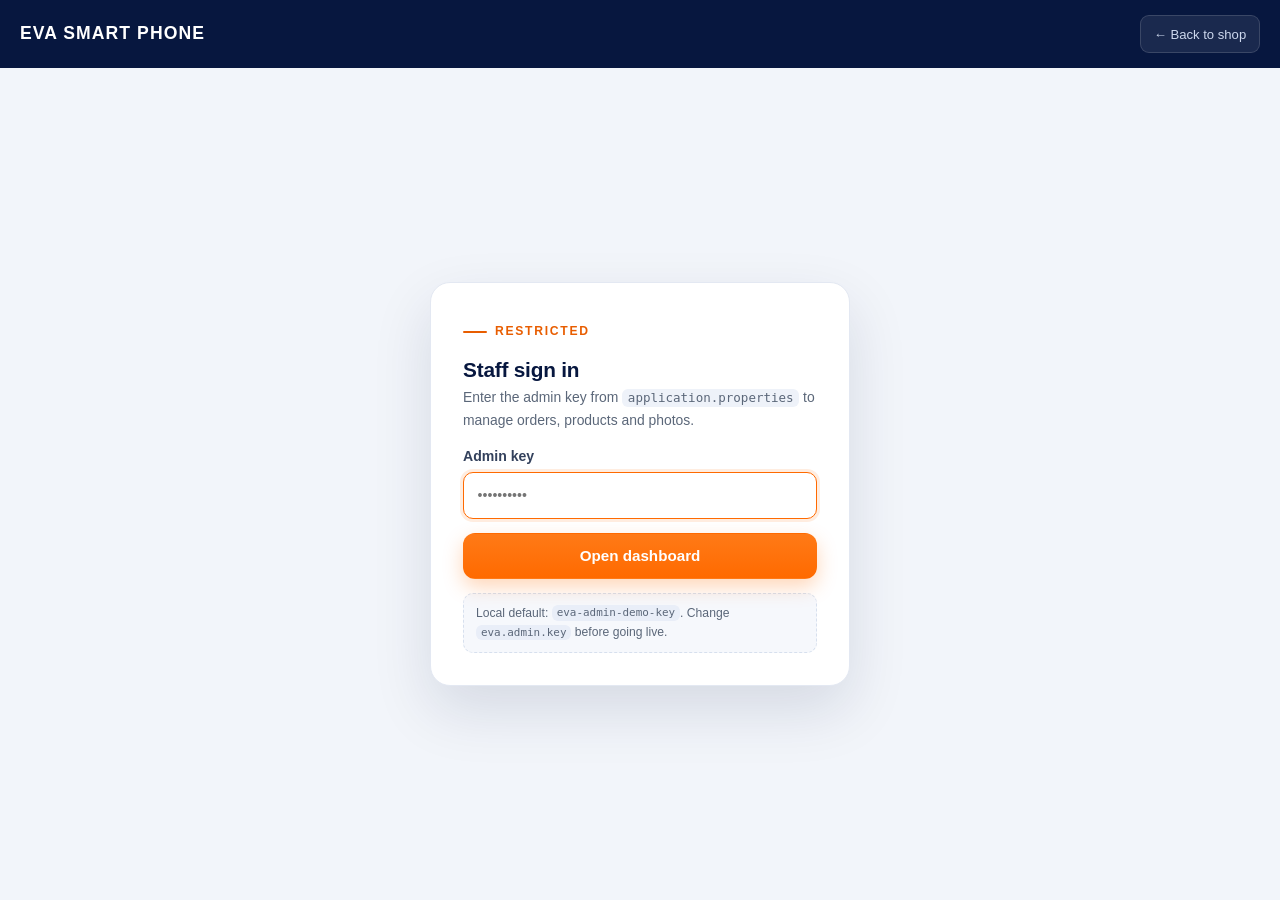
<file: admin.html>
<!DOCTYPE html>
<html lang="en">
<head>
    <meta charset="UTF-8">
    <meta name="viewport" content="width=device-width, initial-scale=1.0">
    <title>EVA SMART PHONE | Admin Dashboard</title>
    <meta name="robots" content="noindex">
    <link rel="icon" href="data:image/svg+xml,%3Csvg xmlns='http://www.w3.org/2000/svg' viewBox='0 0 32 32'%3E%3Crect width='32' height='32' rx='8' fill='%2307173f'/%3E%3Crect x='10' y='6' width='12' height='20' rx='3' fill='%23ff6a00'/%3E%3C/svg%3E">
    <link rel="stylesheet" href="style.css">
    <style>
        .admin-body { background: #f2f5fa; min-height: 100dvh; }
        .admin-top {
            background: var(--navy);
            color: #fff;
            position: sticky;
            top: 0;
            z-index: 20;
        }
        .admin-top-inner {
            width: min(1240px, 100% - 2.5rem);
            margin-inline: auto;
            min-height: 68px;
            display: flex;
            align-items: center;
            justify-content: space-between;
            gap: 1rem;
        }
        .admin-top .brand-text strong { color: #fff; font-size: 1.1rem; }
        .admin-top .brand-text em { font-size: .62rem; }
        .admin-top-actions { display: flex; align-items: center; gap: .6rem; }
        .admin-top-actions a, .admin-top-actions button {
            color: #cdd8ee;
            font-size: .82rem;
            text-decoration: none;
            background: rgba(255, 255, 255, .08);
            border: 1px solid rgba(255, 255, 255, .14);
            border-radius: 9px;
            padding: .45rem .8rem;
            cursor: pointer;
        }
        .admin-top-actions a:hover, .admin-top-actions button:hover { background: rgba(255, 255, 255, .16); color: #fff; }
        .admin-main { width: min(1240px, 100% - 2.5rem); margin-inline: auto; padding: 2rem 0 3rem; }
        .admin-heading h1 { font-size: 1.7rem; color: var(--navy); margin-bottom: .2rem; }
        .admin-heading p { color: var(--muted); font-size: .9rem; margin: 0 0 1.4rem; }

        .gate-wrap { min-height: calc(100dvh - 68px); display: grid; place-items: center; padding: 2rem 1rem; }
        .gate-card {
            width: min(420px, 100%);
            background: #fff;
            border-radius: 20px;
            padding: 2rem;
            box-shadow: 0 24px 60px rgba(7, 23, 63, .12);
            border: 1px solid var(--line);
        }
        .gate-card h2 { color: var(--navy); font-size: 1.3rem; margin-bottom: .3rem; }
        .gate-card p { font-size: .87rem; color: var(--muted); }
        .gate-card .field { margin-bottom: .9rem; }
        .gate-hint {
            background: #f6f8fc;
            border: 1px dashed #d7e0ee;
            border-radius: 10px;
            padding: .6rem .75rem;
            font-size: .76rem;
            color: var(--muted);
            margin-top: .9rem;
        }
        .gate-hint code { background: #e9eef8; }
        .gate-error { color: var(--danger); font-size: .84rem; margin-top: .7rem; }

        .admin-tabs {
            display: flex;
            gap: .3rem;
            background: #fff;
            border: 1px solid var(--line);
            border-radius: 12px;
            padding: .3rem;
            width: fit-content;
            margin-bottom: 1.4rem;
            box-shadow: var(--shadow-sm);
        }
        .admin-tab {
            border: 0;
            background: transparent;
            padding: .5rem 1.05rem;
            border-radius: 9px;
            font-weight: 700;
            font-size: .86rem;
            color: var(--muted);
            cursor: pointer;
            font-family: inherit;
        }
        .admin-tab:hover { color: var(--navy); background: #f3f6fb; }
        .admin-tab.is-active { background: var(--navy); color: #fff; }

        .stats-grid {
            display: grid;
            grid-template-columns: repeat(4, minmax(0, 1fr));
            gap: 1rem;
            margin-bottom: 1.6rem;
        }
        .stat-card {
            background: #fff;
            border: 1px solid var(--line);
            border-radius: 14px;
            padding: 1.1rem 1.2rem;
            box-shadow: var(--shadow-sm);
        }
        .stat-card span { display: block; font-size: .74rem; letter-spacing: .09em; text-transform: uppercase; color: #8593aa; font-weight: 700; }
        .stat-card strong { display: block; font-size: 1.7rem; color: var(--navy); letter-spacing: -.02em; margin-top: .25rem; }
        .stat-card.is-accent { background: linear-gradient(140deg, var(--navy), #10336e); border-color: transparent; }
        .stat-card.is-accent span { color: #9fb0d0; }
        .stat-card.is-accent strong { color: #fff; font-size: 1.45rem; }

        .toolbar {
            display: flex;
            align-items: center;
            justify-content: space-between;
            gap: 1rem;
            flex-wrap: wrap;
            margin-bottom: 1rem;
        }
        .toolbar-left { display: flex; align-items: center; gap: .6rem; flex-wrap: wrap; }
        .toolbar select,
        .admin-search {
            padding: .55rem .8rem;
            border-radius: 9px;
            border: 1px solid var(--line);
            background: #fff;
            font-size: .86rem;
            font-weight: 600;
            color: #33415c;
            font-family: inherit;
        }
        .admin-search { min-width: 230px; font-weight: 400; }
        .toolbar .btn { padding: .55rem .9rem; font-size: .84rem; }
        .updated { font-size: .76rem; color: #8593aa; }

        .table-card {
            background: #fff;
            border: 1px solid var(--line);
            border-radius: 14px;
            overflow: hidden;
            box-shadow: var(--shadow-sm);
        }
        .table-scroll { overflow-x: auto; }
        table.orders { width: 100%; border-collapse: collapse; font-size: .84rem; min-width: 900px; }
        table.orders th {
            text-align: left;
            padding: .7rem 1rem;
            background: #f7f9fd;
            color: #6b7a92;
            font-size: .72rem;
            letter-spacing: .07em;
            text-transform: uppercase;
            border-bottom: 1px solid var(--line);
            white-space: nowrap;
        }
        table.orders td { padding: .85rem 1rem; border-bottom: 1px solid #eef2f8; vertical-align: middle; }
        table.orders tr:last-child td { border-bottom: 0; }
        table.orders tbody tr:hover { background: #fbfcfe; }
        .order-ref { font-weight: 700; color: var(--navy); letter-spacing: .03em; white-space: nowrap; }
        .order-date { color: #8593aa; font-size: .76rem; white-space: nowrap; }
        .cust-name { font-weight: 600; color: #33415c; }
        .cust-phone { color: #8593aa; font-size: .78rem; }
        .items-cell { color: #55637c; max-width: 230px; }
        .items-cell small { color: #98a3b5; }
        .order-total { font-weight: 700; color: var(--navy); white-space: nowrap; }
        .method-tag {
            display: inline-block;
            padding: .16rem .5rem;
            border-radius: 6px;
            font-size: .7rem;
            font-weight: 700;
            color: #fff;
            white-space: nowrap;
        }
        .method-TELEBIRR { background: var(--telebirr); }
        .method-CBE { background: var(--cbe); }
        .status-select {
            padding: .35rem .5rem;
            border-radius: 8px;
            border: 1px solid var(--line);
            background: #fff;
            font-size: .78rem;
            font-weight: 600;
            color: #33415c;
            cursor: pointer;
            font-family: inherit;
        }
        .table-empty, .table-loading { padding: 3rem 1rem; text-align: center; color: var(--muted); font-size: .9rem; }
        .pager {
            display: flex;
            align-items: center;
            justify-content: space-between;
            gap: 1rem;
            padding: .8rem 1rem;
            border-top: 1px solid var(--line);
            font-size: .8rem;
            color: var(--muted);
            flex-wrap: wrap;
        }
        .pager-actions { display: flex; gap: .5rem; }
        .pager .btn { padding: .4rem .8rem; font-size: .78rem; }
        .pager .btn:disabled { opacity: .45; cursor: not-allowed; }

        /* Products table */
        .products-table { min-width: 820px; }
        .thumb {
            width: 54px;
            height: 54px;
            border-radius: 10px;
            overflow: hidden;
            display: grid;
            place-items: center;
            background: radial-gradient(120% 100% at 50% 0%, color-mix(in srgb, var(--tint, #2f6fed) 22%, #fff), #f3f6fb);
            flex: none;
        }
        .thumb img { width: 100%; height: 100%; object-fit: cover; display: block; }
        .thumb svg { width: 74%; height: 74%; }
        .prod-name { font-weight: 600; color: #26324a; }
        .prod-sub { color: #8593aa; font-size: .77rem; }
        .cat-tag {
            display: inline-block;
            padding: .18rem .5rem;
            border-radius: 6px;
            font-size: .68rem;
            font-weight: 700;
            letter-spacing: .04em;
            text-transform: uppercase;
            white-space: nowrap;
        }
        .cat-SMARTPHONE { background: #e8efff; color: #1d4ed8; }
        .cat-ACCESSORY { background: #e7f7f0; color: #0f7a53; }
        .stock-cell { font-weight: 600; color: #33415c; white-space: nowrap; }
        .stock-cell.is-low { color: #b45309; }
        .stock-cell.is-out { color: var(--danger); }
        .row-actions { display: flex; gap: .2rem; white-space: nowrap; }
        .link-btn {
            border: 0;
            background: transparent;
            color: var(--navy-500);
            font-weight: 700;
            font-size: .79rem;
            cursor: pointer;
            padding: .32rem .5rem;
            border-radius: 7px;
            font-family: inherit;
        }
        .link-btn:hover { background: #f0f4fa; }
        .link-btn.is-danger { color: var(--danger); }
        .link-btn.is-danger:hover { background: #fdeaea; }
        .link-btn:disabled { opacity: .5; cursor: not-allowed; }

        .switch { position: relative; display: inline-flex; width: 42px; height: 24px; flex: none; vertical-align: middle; }
        .switch input { position: absolute; inset: 0; margin: 0; opacity: 0; cursor: pointer; }
        .switch span { width: 100%; height: 100%; border-radius: 999px; background: #d7dfeb; transition: background .18s ease; }
        .switch span::after {
            content: "";
            position: absolute;
            top: 3px;
            left: 3px;
            width: 18px;
            height: 18px;
            border-radius: 50%;
            background: #fff;
            box-shadow: 0 1px 3px rgba(7, 23, 63, .28);
            transition: transform .18s ease;
        }
        .switch input:checked + span { background: #16a34a; }
        .switch input:checked + span::after { transform: translateX(18px); }
        .switch input:focus-visible + span { outline: 3px solid rgba(255, 106, 0, .4); outline-offset: 2px; }

        /* Product editor */
        .product-editor { display: grid; grid-template-columns: minmax(0, 1.35fr) minmax(0, 1fr); gap: 1.5rem; align-items: start; }
        .product-editor-fields { display: grid; gap: .8rem; }
        .field-row { display: grid; grid-template-columns: 1fr 1fr; gap: .8rem; }
        .check-line { display: flex; align-items: center; gap: .55rem; font-size: .86rem; font-weight: 600; color: #33415c; cursor: pointer; }
        .check-line input { width: 17px; height: 17px; accent-color: var(--orange); }
        .field-label { display: block; font-size: .88rem; font-weight: 600; color: #33415c; margin-bottom: .35rem; }
        .image-drop {
            border: 1.5px dashed #d7e0ee;
            border-radius: 14px;
            background: #f8fafd;
            aspect-ratio: 4 / 3;
            display: grid;
            place-items: center;
            overflow: hidden;
            margin-bottom: .6rem;
        }
        .image-drop img { width: 100%; height: 100%; object-fit: cover; }
        .image-drop svg { width: 58%; max-height: 86%; }
        .image-actions { display: flex; gap: .5rem; margin-bottom: .6rem; }
        .image-actions .btn { padding: .45rem .7rem; font-size: .78rem; flex: 1; }
        .image-actions .btn:disabled { opacity: .45; cursor: not-allowed; }
        .editor-actions {
            display: flex;
            justify-content: flex-end;
            gap: .6rem;
            margin-top: 1.3rem;
            border-top: 1px solid var(--line);
            padding-top: 1rem;
        }

        /* Site text editor */
        .settings-grid {
            display: grid;
            grid-template-columns: minmax(0, 1fr) minmax(0, 1fr);
            gap: 1.2rem;
            align-items: start;
        }
        .settings-card {
            background: #fff;
            border: 1px solid var(--line);
            border-radius: 14px;
            padding: 1.2rem 1.3rem 1.3rem;
            box-shadow: var(--shadow-sm);
            display: grid;
            gap: .85rem;
        }
        .settings-card:last-child { grid-column: 1 / -1; }
        .settings-card h2 { font-size: 1.02rem; color: var(--navy); letter-spacing: -.01em; }
        .settings-hint { color: #8593aa; font-size: .8rem; margin-top: -.55rem; }
        .settings-card .field { font-size: .82rem; }
        .settings-actions {
            display: flex;
            align-items: center;
            justify-content: space-between;
            gap: 1rem;
            flex-wrap: wrap;
            margin-top: 1.2rem;
            padding: .9rem 1.1rem;
            background: #fff;
            border: 1px solid var(--line);
            border-radius: 14px;
            box-shadow: var(--shadow-sm);
        }

        .admin-toast {
            position: fixed;
            right: 1.2rem;
            bottom: 1.2rem;
            background: var(--navy);
            color: #fff;
            padding: .7rem 1rem;
            border-radius: 10px;
            font-size: .84rem;
            box-shadow: var(--shadow-md);
            z-index: 50;
            max-width: 360px;
        }
        .admin-toast.is-error { background: #a52a2a; }

        @media (max-width: 900px) {
            .stats-grid { grid-template-columns: repeat(2, minmax(0, 1fr)); }
            .product-editor { grid-template-columns: 1fr; }
            .image-drop { aspect-ratio: 16 / 9; }
            .settings-grid { grid-template-columns: 1fr; }
        }
        @media (max-width: 520px) {
            .admin-main { width: calc(100% - 1.5rem); }
            .stats-grid { grid-template-columns: 1fr 1fr; gap: .7rem; }
            .stat-card strong { font-size: 1.3rem; }
            .admin-top-actions a span { display: none; }
            .field-row { grid-template-columns: 1fr; }
            .admin-search { min-width: 0; flex: 1; }
            .toolbar-left { width: 100%; }
        }
    </style>
</head>
<body class="admin-body">

<header class="admin-top">
    <div class="admin-top-inner">
        <span class="brand-text">
            <strong>EVA SMART PHONE</strong>
        </span>
        <div class="admin-top-actions">
            <a href="index.html">← <span>Back to shop</span></a>
            <button type="button" id="logoutButton" hidden>Sign out</button>
        </div>
    </div>
</header>

<main>
    <section class="gate-wrap" id="gate">
        <form class="gate-card" id="gateForm" novalidate>
            <span class="eyebrow eyebrow-dark">Restricted</span>
            <h2>Staff sign in</h2>
            <p>Enter the admin key from <code>application.properties</code> to manage orders, products and photos.</p>
            <label class="field">
                <span>Admin key</span>
                <input type="password" id="adminKeyInput" autocomplete="current-password" placeholder="••••••••••" required>
            </label>
            <button class="btn btn-primary btn-block" type="submit" id="gateButton">Open dashboard</button>
            <p class="gate-error" id="gateError" hidden></p>
            <div class="gate-hint">Local default: <code>eva-admin-demo-key</code>. Change <code>eva.admin.key</code> before going live.</div>
        </form>
    </section>

    <section class="admin-main" id="dashboard" hidden>
        <div class="admin-heading">
            <h1>Control room</h1>
            <p>Track orders and keep the catalogue — prices, stock and photos — up to date.</p>
        </div>

        <div class="admin-tabs" role="tablist" aria-label="Dashboard sections">
            <button class="admin-tab is-active" type="button" role="tab" aria-selected="true" data-view="orders">Orders</button>
            <button class="admin-tab" type="button" role="tab" aria-selected="false" data-view="products">Products</button>
            <button class="admin-tab" type="button" role="tab" aria-selected="false" data-view="analysis">Analysis</button>
            <button class="admin-tab" type="button" role="tab" aria-selected="false" data-view="messages">Messages <span id="messagesUnreadBadge" style="display:none;background:#ff6a00;color:#fff;border-radius:999px;padding:.05rem .45rem;font-size:.72rem;margin-left:.25rem;">0</span></button>
            <button class="admin-tab" type="button" role="tab" aria-selected="false" data-view="settings">Site text</button>
        </div>

        <div id="ordersView">
            <div class="stats-grid" id="statsGrid">
                <div class="stat-card"><span>Total orders</span><strong id="statTotal">—</strong></div>
                <div class="stat-card"><span>Awaiting payment</span><strong id="statPending">—</strong></div>
                <div class="stat-card"><span>Paid orders</span><strong id="statPaid">—</strong></div>
                <div class="stat-card is-accent"><span>Collected revenue</span><strong id="statRevenue">—</strong></div>
            </div>

            <div class="toolbar">
                <div class="toolbar-left">
                    <label class="field" style="gap:0">
                        <select id="statusFilter" aria-label="Filter orders by status">
                            <option value="ALL">All statuses</option>
                            <option value="PENDING_PAYMENT">Awaiting payment</option>
                            <option value="PAID">Paid</option>
                            <option value="DELIVERED">Delivered</option>
                            <option value="FAILED">Failed</option>
                            <option value="CANCELLED">Cancelled</option>
                        </select>
                    </label>
                    <button class="btn btn-dark" type="button" id="refreshButton">Refresh</button>
                </div>
                <span class="updated" id="updatedAt"></span>
            </div>

            <div class="table-card">
                <div class="table-scroll">
                    <table class="orders">
                        <thead>
                        <tr>
                            <th>Reference</th>
                            <th>Customer</th>
                            <th>Items</th>
                            <th>Total</th>
                            <th>Payment</th>
                            <th>Status</th>
                        </tr>
                        </thead>
                        <tbody id="ordersBody">
                        <tr><td colspan="6" class="table-loading">Loading orders…</td></tr>
                        </tbody>
                    </table>
                </div>
                <div class="pager">
                    <span id="pagerInfo">—</span>
                    <div class="pager-actions">
                        <button class="btn btn-ghost-dark" type="button" id="prevPage" disabled>Previous</button>
                        <button class="btn btn-ghost-dark" type="button" id="nextPage" disabled>Next</button>
                    </div>
                </div>
            </div>
        </div>

        <div id="productsView" hidden>
            <div class="toolbar">
                <div class="toolbar-left">
                    <input class="admin-search" id="productSearch" type="search" placeholder="Search by name or brand…" aria-label="Search products">
                    <button class="btn btn-dark" type="button" id="refreshProducts">Refresh</button>
                </div>
                <div class="toolbar-left">
                    <span class="updated" id="productsUpdated"></span>
                    <button class="btn btn-primary" type="button" id="addProductButton">+ Add product</button>
                </div>
            </div>

            <div class="table-card">
                <div class="table-scroll">
                    <table class="orders products-table">
                        <thead>
                        <tr>
                            <th style="width:70px">Photo</th>
                            <th>Product</th>
                            <th>Category</th>
                            <th>Price</th>
                            <th>Stock</th>
                            <th>Visible</th>
                            <th style="text-align:right">Actions</th>
                        </tr>
                        </thead>
                        <tbody id="productsBody">
                        <tr><td colspan="7" class="table-loading">Loading products…</td></tr>
                        </tbody>
                    </table>
                </div>
            </div>
        </div>

        <div id="analysisView" hidden>
            <div class="toolbar">
                <div class="toolbar-left">
                    <button class="btn btn-dark" type="button" id="refreshAnalysis">Refresh analysis</button>
                </div>
                <span class="updated" id="analysisUpdated"></span>
            </div>

            <div class="stats-grid" id="analysisStatsGrid" style="grid-template-columns:repeat(4,minmax(0,1fr));margin-bottom:1rem;">
                <div class="stat-card"><span>Orders today</span><strong id="anOrdersToday">—</strong></div>
                <div class="stat-card"><span>Conversion (paid/total)</span><strong id="anConversion">—</strong></div>
                <div class="stat-card"><span>Callback queue (new)</span><strong id="anCallbacksNew">—</strong></div>
                <div class="stat-card is-accent"><span>Revenue (paid+delivered)</span><strong id="anRevenue">—</strong></div>
            </div>

            <div class="settings-grid" style="margin-bottom:1.2rem;">
                <section class="settings-card">
                    <h2>Order status breakdown</h2>
                    <p class="settings-hint">Distribution from recent orders (latest page sample) and totals.</p>
                    <div id="analysisStatusBreakdown" style="display:grid;gap:.55rem;font-size:.88rem;color:#33415c;">Loading…</div>
                </section>
                <section class="settings-card">
                    <h2>Payment methods</h2>
                    <p class="settings-hint">Share of payment methods in recent orders.</p>
                    <div id="analysisPayments" style="display:grid;gap:.55rem;font-size:.88rem;color:#33415c;">Loading…</div>
                </section>
                <section class="settings-card">
                    <h2>Callback analysis</h2>
                    <p class="settings-hint">Call-center request pipeline and recent topics.</p>
                    <div id="analysisCallbacks" style="display:grid;gap:.55rem;font-size:.88rem;color:#33415c;">Loading…</div>
                </section>
                <section class="settings-card">
                    <h2>Catalogue snapshot</h2>
                    <p class="settings-hint">Product visibility, stock and category overview.</p>
                    <div id="analysisProducts" style="display:grid;gap:.55rem;font-size:.88rem;color:#33415c;">Loading…</div>
                </section>
            </div>

            <div class="table-card">
                <div style="padding:1rem 1rem .2rem;"><h2 style="font-size:1.02rem;color:var(--navy);margin:0;">Recent orders (analysis sample)</h2><p style="margin:.25rem 0 0;color:#8593aa;font-size:.8rem;">Latest 10 orders for quick operational review.</p></div>
                <div class="table-scroll">
                    <table class="orders">
                        <thead>
                        <tr><th>Reference</th><th>Customer</th><th>Total</th><th>Payment</th><th>Status</th><th>Date</th></tr>
                        </thead>
                        <tbody id="analysisRecentOrders"><tr><td colspan="6" class="table-loading">Loading…</td></tr></tbody>
                    </table>
                </div>
            </div>
        </div>

        <div id="messagesView" hidden>
            <div class="toolbar">
                <div class="toolbar-left">
                    <label class="field" style="gap:0">
                        <select id="messagesFilter" aria-label="Filter messages by status">
                            <option value="ALL">All conversations</option>
                            <option value="OPEN">Open</option>
                            <option value="CLOSED">Closed</option>
                        </select>
                    </label>
                    <button class="btn btn-dark" type="button" id="refreshMessages">Refresh</button>
                </div>
                <span class="updated" id="messagesUpdated"></span>
            </div>

            <div style="display:grid;grid-template-columns:minmax(280px,.95fr) minmax(0,1.45fr);gap:1rem;align-items:start;">
                <div class="table-card">
                    <div class="table-scroll">
                        <table class="orders" style="min-width:0;">
                            <thead>
                            <tr><th>Conversation</th><th>Status</th><th>Updated</th></tr>
                            </thead>
                            <tbody id="messagesThreadsBody"><tr><td colspan="3" class="table-loading">Loading messages…</td></tr></tbody>
                        </table>
                    </div>
                    <div class="pager">
                        <span id="messagesPagerInfo">—</span>
                        <div class="pager-actions">
                            <button class="btn btn-ghost-dark" type="button" id="messagesPrev" disabled>Previous</button>
                            <button class="btn btn-ghost-dark" type="button" id="messagesNext" disabled>Next</button>
                        </div>
                    </div>
                </div>

                <div class="settings-card" style="min-height:420px;display:grid;grid-template-rows:auto auto 1fr auto auto;gap:.7rem;">
                    <div style="display:flex;justify-content:space-between;gap:.75rem;align-items:flex-start;">
                        <div>
                            <h2 id="dmThreadTitle" style="margin:0;font-size:1.02rem;color:var(--navy);">Select a conversation</h2>
                            <p id="dmThreadMeta" class="settings-hint" style="margin:.2rem 0 0;">Direct messages between customers and admin.</p>
                        </div>
                        <select id="dmThreadStatus" disabled style="padding:.45rem .6rem;border:1px solid var(--line);border-radius:8px;font:inherit;">
                            <option value="OPEN">Open</option>
                            <option value="CLOSED">Closed</option>
                        </select>
                    </div>
                    <div id="dmThreadInfo" style="font-size:.8rem;color:#8593aa;"></div>
                    <div id="dmMessagesLog" style="border:1px solid #e8eef8;border-radius:12px;background:#f8faff;padding:.75rem;overflow:auto;display:grid;gap:.55rem;min-height:240px;">
                        <div class="muted">Choose a conversation to view and reply.</div>
                    </div>
                    <form id="dmReplyForm" style="display:grid;gap:.5rem;">
                        <label class="field" style="margin:0;">
                            <span>Reply to customer</span>
                            <textarea id="dmReplyInput" rows="3" maxlength="1000" placeholder="Type your reply…" disabled></textarea>
                        </label>
                        <div style="display:flex;justify-content:flex-end;">
                            <button class="btn btn-primary" type="submit" id="dmReplySend" disabled>Send reply</button>
                        </div>
                    </form>
                </div>
            </div>
        </div>

        <div id="settingsView" hidden>
            <form id="settingsForm" novalidate>
                <div class="settings-grid">
                    <section class="settings-card">
                        <h2>Brand &amp; hero</h2>
                        <p class="settings-hint">The first thing customers see on the homepage.</p>
                        <label class="field">
                            <span>Tagline</span>
                            <input data-setting="tagline" maxlength="80" placeholder="Smart Choice... Better Life">
                            <span class="field-hint">Shown under the logo and in the browser tab.</span>
                        </label>
                        <label class="field">
                            <span>Hero eyebrow</span>
                            <input data-setting="heroEyebrow" maxlength="80" placeholder="Megenagna · Addis Ababa">
                        </label>
                        <div class="field-row">
                            <label class="field"><span>Headline line 1</span><input data-setting="heroLine1" maxlength="70"></label>
                            <label class="field"><span>Headline line 2</span><input data-setting="heroLine2" maxlength="70"></label>
                        </div>
                        <label class="field">
                            <span>Highlighted line</span>
                            <input data-setting="heroAccent" maxlength="70">
                            <span class="field-hint">The orange line at the end of the headline.</span>
                        </label>
                        <label class="field">
                            <span>Hero paragraph</span>
                            <textarea data-setting="heroLead" rows="3" maxlength="400"></textarea>
                        </label>
                    </section>

                    <section class="settings-card">
                        <h2>Contact details</h2>
                        <p class="settings-hint">Used in the top bar, contact section and footer.</p>
                        <div class="field-row">
                            <label class="field"><span>Phone 1</span><input data-setting="phone1" inputmode="tel" maxlength="20"></label>
                            <label class="field"><span>Phone 2</span><input data-setting="phone2" inputmode="tel" maxlength="20"></label>
                        </div>
                        <div class="field-row">
                            <label class="field"><span>Weekday hours</span><input data-setting="hoursWeekday" maxlength="60"></label>
                            <label class="field"><span>Sunday hours</span><input data-setting="hoursSunday" maxlength="60"></label>
                        </div>
                        <label class="field"><span>Top bar address</span><input data-setting="addressTopbar" maxlength="120"></label>
                        <label class="field"><span>Full address</span><input data-setting="addressFull" maxlength="250"></label>
                        <label class="field"><span>Contact heading</span><input data-setting="contactTitle" maxlength="120"></label>
                        <label class="field">
                            <span>Contact paragraph</span>
                            <textarea data-setting="contactLead" rows="3" maxlength="400"></textarea>
                        </label>
                    </section>

                    <section class="settings-card">
                        <h2>Footer</h2>
                        <p class="settings-hint">Shown at the bottom of the shop.</p>
                        <label class="field"><span>Footer address</span><input data-setting="addressFooter" maxlength="180"></label>
                        <label class="field">
                            <span>Footer text</span>
                            <textarea data-setting="footerAbout" rows="2" maxlength="300"></textarea>
                        </label>
                    </section>
                </div>

                <div class="settings-actions">
                    <span class="updated" id="settingsUpdated"></span>
                    <div class="toolbar-left">
                        <button class="btn btn-ghost-dark" type="button" id="settingsReset">Reset to defaults</button>
                        <button class="btn btn-primary" type="submit" id="settingsSave">Save text</button>
                    </div>
                </div>
            </form>
        </div>
    </section>
</main>

<div class="modal" id="productModal" hidden>
    <form class="modal-card modal-wide" id="productForm" novalidate>
        <div class="modal-head">
            <div>
                <span class="eyebrow eyebrow-dark" id="productModalEyebrow">Product</span>
                <h2 id="productModalTitle">Add product</h2>
            </div>
            <button class="icon-btn" type="button" id="productModalClose" aria-label="Close editor">
                <svg viewBox="0 0 24 24" aria-hidden="true"><path d="M6.4 5 12 10.6 17.6 5 19 6.4 13.4 12 19 17.6 17.6 19 12 13.4 6.4 19 5 17.6 10.6 12 5 6.4 6.4 5Z"/></svg>
            </button>
        </div>

        <div class="product-editor">
            <div class="product-editor-fields">
                <label class="field">
                    <span>Product name</span>
                    <input id="pName" maxlength="120" placeholder="e.g. Samsung Galaxy A15" required>
                </label>
                <label class="field">
                    <span>Brand</span>
                    <input id="pBrand" maxlength="60" placeholder="e.g. Samsung" required>
                </label>
                <div class="field-row">
                    <label class="field">
                        <span>Category</span>
                        <select id="pCategory">
                            <option value="SMARTPHONE">Smartphone</option>
                            <option value="ACCESSORY">Accessory</option>
                        </select>
                    </label>
                    <label class="field">
                        <span>Price (ETB)</span>
                        <input id="pPrice" type="number" min="0" step="0.01" inputmode="decimal" required>
                    </label>
                </div>
                <div class="field-row">
                    <label class="field">
                        <span>Stock</span>
                        <input id="pStock" type="number" min="0" step="1" inputmode="numeric" required>
                    </label>
                    <label class="field">
                        <span>Card colour</span>
                        <input id="pColor" type="color" value="#2f6fed">
                    </label>
                </div>
                <label class="field">
                    <span>Description <em>optional</em></span>
                    <textarea id="pDescription" rows="3" maxlength="600" placeholder="Short selling points shown under the product name."></textarea>
                </label>
                <label class="check-line"><input type="checkbox" id="pFeatured"> <span>Show in the “Popular” slot</span></label>
                <label class="check-line"><input type="checkbox" id="pActive" checked> <span>Visible in the shop</span></label>
            </div>

            <div class="product-editor-image">
                <span class="field-label">Photo</span>
                <div class="image-drop" id="imagePreview"></div>
                <input type="file" id="pImage" accept="image/png,image/jpeg,image/webp,image/gif" hidden>
                <div class="image-actions">
                    <button class="btn btn-ghost-dark" type="button" id="chooseImage">Choose photo</button>
                    <button class="btn btn-ghost-dark" type="button" id="removeImage">Remove</button>
                </div>
                <p class="field-hint">JPG, PNG, WebP or GIF · up to 5 MB. Uploads when you press Save.</p>
                <label class="field">
                    <span>…or paste an image link</span>
                    <input id="pImageUrl" type="url" placeholder="https://…">
                </label>
            </div>
        </div>

        <p class="form-alert" id="productFormError" hidden></p>

        <div class="editor-actions">
            <button class="btn btn-ghost-dark" type="button" id="productCancel">Cancel</button>
            <button class="btn btn-primary" type="submit" id="productSave">Save product</button>
        </div>
    </form>
</div>

<script src="api.js"></script>
<script src="admin.js"></script>
</body>
</html>
</file>
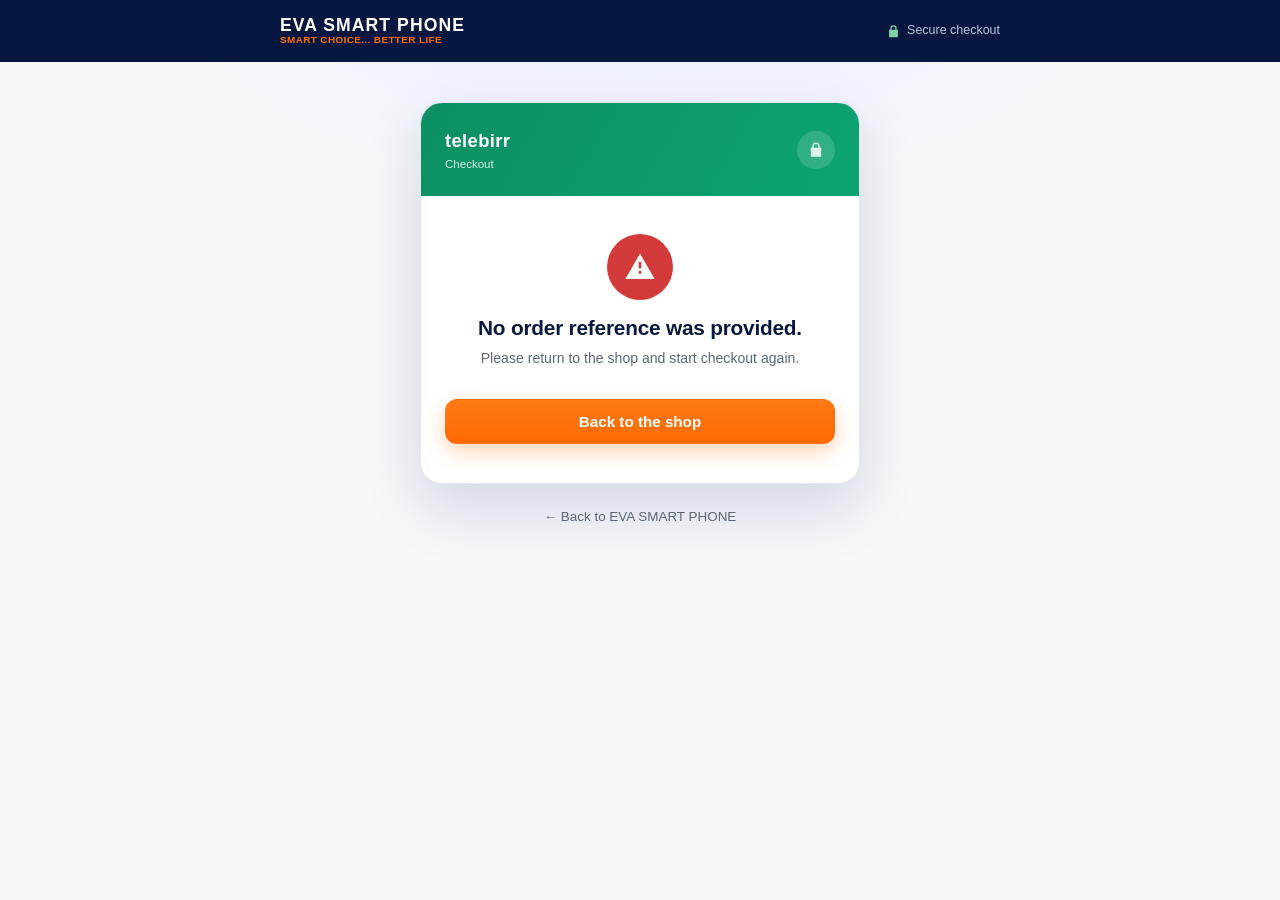
<file: pay.html>
<!DOCTYPE html>
<html lang="en">
<head>
    <meta charset="UTF-8">
    <meta name="viewport" content="width=device-width, initial-scale=1.0">
    <title>Secure payment | EVA SMART PHONE</title>
    <meta name="robots" content="noindex">
    <link rel="icon" href="data:image/svg+xml,%3Csvg xmlns='http://www.w3.org/2000/svg' viewBox='0 0 32 32'%3E%3Crect width='32' height='32' rx='8' fill='%2307173f'/%3E%3Crect x='10' y='6' width='12' height='20' rx='3' fill='%23ff6a00'/%3E%3C/svg%3E">
    <link rel="stylesheet" href="style.css">
    <style>
        .pay-page { background: radial-gradient(900px 500px at 50% -10%, #e7edfa, #f5f7fb 60%); min-height: 100dvh; }
        .pay-top {
            background: var(--navy);
            color: #fff;
            padding: 1rem 0;
        }
        .pay-top-inner {
            width: min(720px, 100% - 2rem);
            margin-inline: auto;
            display: flex;
            align-items: center;
            justify-content: space-between;
            gap: 1rem;
        }
        .pay-top .brand-text strong { color: #fff; font-size: 1.1rem; }
        .pay-top .brand-text em { font-size: .62rem; }
        .pay-secure {
            display: inline-flex;
            align-items: center;
            gap: .4rem;
            font-size: .78rem;
            color: #b9c7e0;
        }
        .pay-secure svg { width: 15px; height: 15px; fill: #7fd4a8; }
        .pay-main { padding: 2.5rem 1rem 3rem; }
        .pay-card {
            width: min(440px, 100%);
            margin-inline: auto;
            background: #fff;
            border-radius: 22px;
            box-shadow: 0 24px 60px rgba(7, 23, 63, .14);
            overflow: hidden;
            border: 1px solid var(--line);
        }
        .pay-provider {
            padding: 1.4rem 1.5rem;
            color: #fff;
            display: flex;
            align-items: center;
            justify-content: space-between;
            gap: 1rem;
            background: linear-gradient(120deg, #0b8f63, #0ea472);
        }
        .pay-provider.is-cbe { background: linear-gradient(120deg, #55216f, #7a3499); }
        .pay-provider strong { font-size: 1.15rem; letter-spacing: .02em; }
        .pay-provider span { font-size: .72rem; opacity: .85; display: block; }
        .pay-provider .lock-badge {
            width: 38px;
            height: 38px;
            border-radius: 50%;
            background: rgba(255, 255, 255, .18);
            display: grid;
            place-items: center;
            flex: none;
        }
        .pay-provider .lock-badge svg { width: 18px; height: 18px; fill: #fff; }
        .pay-body { padding: 1.5rem; }
        .pay-amount-block { text-align: center; padding-bottom: 1.2rem; border-bottom: 1px dashed #e2e8f2; margin-bottom: 1.2rem; }
        .pay-amount-block span { display: block; font-size: .78rem; color: var(--muted); text-transform: uppercase; letter-spacing: .1em; }
        .pay-amount-block strong { display: block; font-size: 2rem; color: var(--navy); letter-spacing: -.02em; margin: .2rem 0; }
        .pay-amount-block em { font-style: normal; font-size: .8rem; color: #8593aa; letter-spacing: .05em; }
        .pay-meta { display: grid; gap: .45rem; font-size: .86rem; margin-bottom: 1.3rem; }
        .pay-meta div { display: flex; justify-content: space-between; gap: 1rem; }
        .pay-meta span { color: var(--muted); }
        .pay-meta strong { color: var(--navy); font-weight: 600; text-align: right; }
        .pin-label { font-size: .85rem; font-weight: 600; color: #33415c; margin-bottom: .6rem; display: block; }
        .pin-dots { display: flex; justify-content: center; gap: .7rem; margin-bottom: 1.2rem; }
        .pin-dots i {
            width: 14px;
            height: 14px;
            border-radius: 50%;
            border: 2px solid #c7d2e4;
            background: transparent;
            transition: background .15s ease, border-color .15s ease, transform .15s ease;
        }
        .pin-dots i.is-filled { background: var(--navy); border-color: var(--navy); transform: scale(1.06); }
        .pin-pad { display: grid; grid-template-columns: repeat(3, 1fr); gap: .55rem; margin-bottom: 1rem; }
        .pin-key {
            border: 1px solid var(--line);
            background: #f8fafd;
            border-radius: 12px;
            padding: .9rem 0;
            font-size: 1.1rem;
            font-weight: 700;
            color: var(--navy);
            cursor: pointer;
            transition: background .14s ease, transform .14s ease;
        }
        .pin-key:hover { background: #eef3fb; }
        .pin-key:active { transform: scale(.97); }
        .pin-key.is-soft { font-size: .8rem; font-weight: 600; color: var(--muted); }
        .pin-hint { font-size: .76rem; color: var(--muted); text-align: center; margin: 0 0 1rem; }
        .pin-hint strong { color: var(--orange-dark); }
        .pay-error {
            background: #fff2f2;
            border: 1px solid #f6c9c9;
            color: #a52a2a;
            border-radius: 10px;
            padding: .6rem .8rem;
            font-size: .82rem;
            margin-bottom: .9rem;
            text-align: center;
        }
        .pay-cancel {
            display: block;
            width: 100%;
            margin-top: .7rem;
            border: 0;
            background: transparent;
            color: #8593aa;
            font-size: .84rem;
            cursor: pointer;
            padding: .4rem;
            text-decoration: underline;
        }
        .pay-cancel:hover { color: var(--danger); }
        .sandbox-banner {
            display: flex;
            gap: .5rem;
            align-items: flex-start;
            background: #fff8e6;
            border: 1px solid #f3e2b3;
            color: #7a5c00;
            border-radius: 10px;
            padding: .6rem .8rem;
            font-size: .76rem;
            margin-bottom: 1.1rem;
        }
        .sandbox-banner svg { width: 15px; height: 15px; fill: #b58900; flex: none; margin-top: .15rem; }
        .pay-state { padding: 2.4rem 1.5rem; text-align: center; }
        .pay-state-icon {
            width: 66px;
            height: 66px;
            border-radius: 50%;
            display: grid;
            place-items: center;
            margin: 0 auto 1rem;
        }
        .pay-state-icon svg { width: 32px; height: 32px; fill: #fff; }
        .pay-state.is-success .pay-state-icon { background: #0f9d58; }
        .pay-state.is-failed .pay-state-icon { background: #d33b3b; }
        .pay-state h1 { font-size: 1.3rem; color: var(--navy); margin-bottom: .4rem; }
        .pay-state p { font-size: .88rem; color: var(--muted); }
        .pay-state .receipt {
            background: #f7f9fd;
            border: 1px dashed #cfdaea;
            border-radius: 12px;
            padding: .9rem 1rem;
            margin: 1.2rem 0;
            text-align: left;
            display: grid;
            gap: .4rem;
            font-size: .84rem;
        }
        .receipt div { display: flex; justify-content: space-between; gap: 1rem; }
        .receipt span { color: var(--muted); }
        .receipt strong { color: var(--navy); }
        .pay-back { text-align: center; margin-top: 1.4rem; font-size: .84rem; }
        .pay-back a { color: var(--muted); text-decoration: none; }
        .pay-back a:hover { color: var(--navy); }
        .pay-loading { padding: 4rem 1.5rem; text-align: center; color: var(--muted); font-size: .9rem; }
        .pay-loading::before {
            content: "";
            display: block;
            width: 34px;
            height: 34px;
            margin: 0 auto 1rem;
            border-radius: 50%;
            border: 3px solid #dbe4f2;
            border-top-color: var(--orange);
            animation: spin .8s linear infinite;
        }
        @keyframes spin { to { transform: rotate(360deg); } }
    </style>
</head>
<body class="pay-page">

<header class="pay-top">
    <div class="pay-top-inner">
        <span class="brand-text">
            <strong>EVA SMART PHONE</strong>
            <em>Smart Choice... Better Life</em>
        </span>
        <span class="pay-secure">
            <svg viewBox="0 0 24 24" aria-hidden="true"><path d="M17 9V7a5 5 0 0 0-10 0v2H5v12h14V9h-2Zm-8 0V7a3 3 0 0 1 6 0v2H9Z"/></svg>
            Secure checkout
        </span>
    </div>
</header>

<main class="pay-main">
    <div class="pay-card" id="payCard">
        <div class="pay-loading" id="payLoading">Loading your order…</div>
    </div>
    <p class="pay-back"><a href="index.html">← Back to EVA SMART PHONE</a></p>
</main>

<script src="api.js"></script>
<script src="pay.js"></script>
</body>
</html>
</file>
<file: style.css>
/* ==========================================================================
   Eva Mobile — storefront styles
   Palette: deep navy (brand), orange (accent), soft off-white surfaces.
   ========================================================================== */

:root {
    --navy: #07173f;
    --navy-700: #0b2459;
    --navy-500: #14346f;
    --orange: #ff6a00;
    --orange-dark: #e85d00;
    --orange-soft: #fff1e6;
    --telebirr: #0ea472;
    --cbe: #6b2d8b;
    --ink: #0d1526;
    --muted: #5b6779;
    --line: #e3e8f2;
    --bg: #f5f7fb;
    --card: #ffffff;
    --success: #0f9d58;
    --danger: #d33b3b;
    --radius-sm: 10px;
    --radius: 16px;
    --radius-lg: 24px;
    --shadow-sm: 0 1px 2px rgba(13, 21, 38, .06), 0 4px 14px rgba(13, 21, 38, .05);
    --shadow-md: 0 10px 30px rgba(13, 21, 38, .09);
    --shadow-lg: 0 30px 70px rgba(7, 23, 63, .22);
    --font: "Inter", "Segoe UI", -apple-system, BlinkMacSystemFont, Roboto, Arial, sans-serif;
}

* { box-sizing: border-box; }

html { scroll-behavior: smooth; }

body {
    margin: 0;
    font-family: var(--font);
    color: var(--ink);
    background: var(--bg);
    line-height: 1.6;
    -webkit-font-smoothing: antialiased;
}

h1, h2, h3, h4 { line-height: 1.15; margin: 0 0 .5em; letter-spacing: -.01em; }
p { margin: 0 0 1em; }
a { color: inherit; }
img, svg { display: block; }
button, input, textarea, select { font: inherit; color: inherit; }
code {
    background: #eef2f9;
    border-radius: 6px;
    padding: .1em .45em;
    font-size: .9em;
}

.container {
    width: min(1200px, 100% - 3rem);
    margin-inline: auto;
}

.skip-link {
    position: absolute;
    left: -9999px;
    top: 0;
    background: var(--orange);
    color: #fff;
    padding: .6rem 1rem;
    z-index: 200;
    border-radius: 0 0 8px 0;
}
.skip-link:focus { left: 0; }

:focus-visible {
    outline: 3px solid rgba(255, 106, 0, .55);
    outline-offset: 2px;
    border-radius: 6px;
}

/* ---------- Top bar ---------- */
.topbar {
    background: var(--navy);
    color: #cdd8ee;
    font-size: .8rem;
}
.topbar-inner {
    display: flex;
    align-items: center;
    justify-content: space-between;
    gap: 1rem;
    min-height: 38px;
    flex-wrap: wrap;
}
.topbar-item {
    display: inline-flex;
    align-items: center;
    gap: .4rem;
    padding-block: .35rem;
}
.topbar-item svg { width: 14px; height: 14px; fill: var(--orange); flex: none; }
.topbar-item a { color: #cdd8ee; text-decoration: none; }
.topbar-item a:hover { color: #fff; }
.topbar-sep { opacity: .4; }
@media (max-width: 860px) { .topbar-hours { display: none; } }
@media (max-width: 620px) { .topbar { display: none; } }

/* ---------- Header ---------- */
.site-header {
    position: sticky;
    top: 0;
    z-index: 60;
    background: rgba(255, 255, 255, .92);
    backdrop-filter: blur(14px);
    border-bottom: 1px solid var(--line);
    transition: box-shadow .25s ease;
}
.site-header.is-stuck { box-shadow: 0 6px 24px rgba(13, 21, 38, .07); }
.header-inner {
    display: flex;
    align-items: center;
    gap: 1.5rem;
    min-height: 76px;
}
.brand {
    display: inline-flex;
    align-items: center;
    gap: .7rem;
    text-decoration: none;
    flex: none;
}
.brand-mark {
    width: 44px;
    height: 44px;
    border-radius: 13px;
    background: linear-gradient(140deg, var(--navy), var(--navy-500));
    display: grid;
    place-items: center;
    box-shadow: 0 6px 16px rgba(7, 23, 63, .25);
}
.brand-mark svg { width: 44px; height: 44px; }
.brand-mark rect { fill: none; stroke: #fff; stroke-width: 2; }
.brand-screen { fill: rgba(255, 106, 0, .9); stroke: none; }
.brand-dot { fill: #fff; }
.brand-text { display: flex; flex-direction: column; line-height: 1.1; }
.brand-text strong {
    font-size: 1.25rem;
    letter-spacing: .06em;
    color: var(--navy);
}
.brand-text em {
    font-style: normal;
    font-size: .68rem;
    letter-spacing: .04em;
    text-transform: uppercase;
    color: var(--orange);
    font-weight: 600;
}
.main-nav {
    display: flex;
    align-items: center;
    gap: 1.6rem;
    margin-left: auto;
    font-size: .92rem;
    font-weight: 600;
}
.main-nav a {
    text-decoration: none;
    color: #33415c;
    padding: .35rem 0;
    position: relative;
    white-space: nowrap;
}
.main-nav a::after {
    content: "";
    position: absolute;
    left: 0;
    bottom: 0;
    height: 2px;
    width: 0;
    background: var(--orange);
    transition: width .2s ease;
}
.main-nav a:hover { color: var(--navy); }
.main-nav a:hover::after { width: 100%; }
.header-actions { display: flex; align-items: center; gap: .6rem; }

.icon-btn {
    width: 42px;
    height: 42px;
    display: grid;
    place-items: center;
    border: 1px solid var(--line);
    background: #fff;
    border-radius: 12px;
    cursor: pointer;
    transition: background .18s ease, border-color .18s ease, transform .18s ease;
}
.icon-btn svg { width: 20px; height: 20px; fill: #33415c; }
.icon-btn:hover { background: #f2f5fb; border-color: #d3dcec; }
.icon-btn:active { transform: scale(.96); }

.cart-btn {
    display: inline-flex;
    align-items: center;
    gap: .55rem;
    background: var(--navy);
    color: #fff;
    border: 0;
    border-radius: 12px;
    padding: .62rem .95rem;
    cursor: pointer;
    font-weight: 600;
    font-size: .9rem;
    transition: background .18s ease, transform .18s ease;
}
.cart-btn svg { width: 19px; height: 19px; fill: #fff; }
.cart-btn:hover { background: var(--navy-700); }
.cart-btn:active { transform: scale(.97); }
.cart-badge {
    min-width: 22px;
    height: 22px;
    padding-inline: 6px;
    border-radius: 999px;
    background: var(--orange);
    color: #fff;
    font-size: .74rem;
    font-weight: 700;
    display: grid;
    place-items: center;
}
.cart-badge[data-empty="true"] { background: rgba(255, 255, 255, .18); }

@media (max-width: 980px) {
    .main-nav { display: none; }
    .header-actions { margin-left: auto; }
}
@media (max-width: 560px) {
    .cart-label { display: none; }
    .brand-text strong { font-size: 1.05rem; }
    .brand-text em { font-size: .6rem; }
    .brand-mark, .brand-mark svg { width: 38px; height: 38px; }
    .header-inner { min-height: 66px; gap: 1rem; }
    .icon-btn { width: 38px; height: 38px; }
}

/* ---------- Buttons ---------- */
.btn {
    display: inline-flex;
    align-items: center;
    justify-content: center;
    gap: .5rem;
    padding: .78rem 1.25rem;
    border-radius: 12px;
    border: 1px solid transparent;
    font-weight: 600;
    font-size: .95rem;
    text-decoration: none;
    cursor: pointer;
    transition: transform .18s ease, background .18s ease, box-shadow .18s ease, border-color .18s ease;
    line-height: 1.2;
}
.btn svg { width: 18px; height: 18px; fill: currentColor; }
.btn:active { transform: translateY(1px) scale(.99); }
.btn-primary {
    background: linear-gradient(180deg, #ff7a17, var(--orange));
    color: #fff;
    box-shadow: 0 8px 20px rgba(255, 106, 0, .28);
}
.btn-primary:hover { background: linear-gradient(180deg, var(--orange), var(--orange-dark)); }
.btn-primary:disabled {
    opacity: .6;
    cursor: not-allowed;
    transform: none;
    box-shadow: none;
}
.btn-ghost {
    background: rgba(255, 255, 255, .08);
    color: #fff;
    border-color: rgba(255, 255, 255, .28);
}
.btn-ghost:hover { background: rgba(255, 255, 255, .16); }
.btn-dark { background: var(--navy); color: #fff; }
.btn-dark:hover { background: var(--navy-700); }
.btn-ghost-dark {
    background: #fff;
    color: var(--navy);
    border-color: #cfd8e8;
}
.btn-ghost-dark:hover { background: #f2f5fb; }
.btn-block { width: 100%; }

/* ---------- Hero ---------- */
.hero {
    position: relative;
    overflow: hidden;
    background: radial-gradient(1000px 500px at 85% -10%, rgba(255, 106, 0, .22), transparent 60%),
                linear-gradient(135deg, #061231 0%, var(--navy) 45%, #10336e 100%);
    color: #fff;
    padding: 4.5rem 0 5rem;
}
.hero::after {
    content: "";
    position: absolute;
    inset: 0;
    background-image: linear-gradient(rgba(255, 255, 255, .04) 1px, transparent 1px),
                      linear-gradient(90deg, rgba(255, 255, 255, .04) 1px, transparent 1px);
    background-size: 64px 64px;
    mask-image: radial-gradient(900px 480px at 60% 40%, #000 20%, transparent 75%);
    pointer-events: none;
}
.hero-glow {
    position: absolute;
    border-radius: 50%;
    filter: blur(70px);
    pointer-events: none;
}
.hero-glow-a {
    width: 380px;
    height: 380px;
    right: -80px;
    top: -120px;
    background: rgba(255, 106, 0, .35);
}
.hero-glow-b {
    width: 320px;
    height: 320px;
    left: -120px;
    bottom: -160px;
    background: rgba(56, 112, 255, .35);
}
.hero-inner {
    position: relative;
    z-index: 2;
    display: grid;
    grid-template-columns: minmax(0, 1.05fr) minmax(0, .95fr);
    gap: 3.5rem;
    align-items: center;
}
.eyebrow {
    display: inline-flex;
    align-items: center;
    gap: .5rem;
    font-size: .76rem;
    font-weight: 700;
    letter-spacing: .14em;
    text-transform: uppercase;
    color: var(--orange);
    margin-bottom: 1rem;
}
.eyebrow::before {
    content: "";
    width: 24px;
    height: 2px;
    background: currentColor;
    border-radius: 2px;
}
.eyebrow-dark { color: var(--orange-dark); }
.hero h1 {
    font-size: clamp(2.3rem, 4.4vw, 3.6rem);
    font-weight: 800;
    letter-spacing: -.03em;
    margin-bottom: 1.2rem;
}
.hero h1 span {
    background: linear-gradient(90deg, #ffb27a, var(--orange));
    -webkit-background-clip: text;
    background-clip: text;
    color: transparent;
}
/* Lines 1–2 stay plain; only the last line keeps the orange gradient. */
.hero h1 .hero-plain {
    background: none;
    -webkit-background-clip: border-box;
    background-clip: border-box;
    color: inherit;
}
.hero-lead {
    color: #c3cfe6;
    font-size: 1.03rem;
    max-width: 33rem;
    margin-bottom: 1.8rem;
}
.hero-cta { display: flex; flex-wrap: wrap; gap: .8rem; margin-bottom: 2rem; }
.hero-trust {
    list-style: none;
    margin: 0;
    padding: 0;
    display: flex;
    flex-wrap: wrap;
    gap: .5rem 1.4rem;
    color: #aebbd5;
    font-size: .86rem;
}
.hero-trust li { display: inline-flex; align-items: center; gap: .4rem; }
.hero-trust svg { width: 16px; height: 16px; fill: var(--orange); }

.hero-art {
    position: relative;
    display: flex;
    justify-content: center;
    padding: 1rem;
}
.hero-card {
    width: min(320px, 100%);
    border-radius: 26px;
    padding: 1.1rem;
    background: linear-gradient(160deg, rgba(255, 255, 255, .16), rgba(255, 255, 255, .05));
    border: 1px solid rgba(255, 255, 255, .22);
    backdrop-filter: blur(8px);
    box-shadow: var(--shadow-lg);
    animation: float 6s ease-in-out infinite;
}
.hero-card-top {
    display: flex;
    align-items: center;
    justify-content: space-between;
    margin-bottom: .9rem;
}
.pill {
    display: inline-flex;
    align-items: center;
    padding: .22rem .6rem;
    border-radius: 999px;
    font-size: .68rem;
    font-weight: 700;
    letter-spacing: .08em;
    text-transform: uppercase;
}
.pill-orange { background: var(--orange); color: #fff; }
.hero-card-brand { font-size: .8rem; color: #d5deef; letter-spacing: .12em; text-transform: uppercase; }
.hero-phone {
    position: relative;
    margin: 0 auto 1rem;
    width: 176px;
    height: 300px;
    border-radius: 30px;
    background: linear-gradient(150deg, #2b3242, #0c0f16);
    padding: 9px;
    box-shadow: inset 0 0 0 2px rgba(255, 255, 255, .12), 0 24px 40px rgba(0, 0, 0, .35);
}
.hero-phone-notch {
    position: absolute;
    top: 16px;
    left: 50%;
    transform: translateX(-50%);
    width: 62px;
    height: 16px;
    border-radius: 999px;
    background: #05070c;
    z-index: 2;
}
.hero-phone-screen {
    height: 100%;
    border-radius: 23px;
    background:
        radial-gradient(140px 140px at 80% 15%, #6d8cff55, transparent 70%),
        radial-gradient(180px 180px at 10% 85%, #ff6a0055, transparent 70%),
        linear-gradient(160deg, #1b2a52, #0a1229 60%);
    display: flex;
    flex-direction: column;
    justify-content: flex-end;
    padding: 1.1rem;
    gap: .1rem;
}
.hero-phone-tag { font-size: .72rem; color: #9fb0d0; letter-spacing: .04em; }
.hero-phone-screen strong { font-size: 1.5rem; letter-spacing: -.02em; }
.hero-phone-screen small { font-size: .7rem; color: var(--orange); font-weight: 700; }
.hero-card-bottom { display: flex; flex-wrap: wrap; gap: .35rem; justify-content: center; }
.chip {
    font-size: .68rem;
    padding: .2rem .55rem;
    border-radius: 999px;
    background: rgba(255, 255, 255, .1);
    border: 1px solid rgba(255, 255, 255, .16);
    color: #d7e0f2;
}
.hero-float {
    position: absolute;
    display: flex;
    align-items: center;
    gap: .6rem;
    background: #fff;
    color: var(--ink);
    border-radius: 14px;
    padding: .6rem .8rem;
    box-shadow: var(--shadow-md);
    animation: float 7s ease-in-out infinite;
}
.hero-float svg { width: 22px; height: 22px; fill: var(--orange); flex: none; }
.hero-float strong { display: block; font-size: .78rem; line-height: 1.2; }
.hero-float span { font-size: .68rem; color: var(--muted); }
.hero-float-pay { right: 0; top: 8%; animation-delay: .6s; }
.hero-float-delivery { left: 0; bottom: 6%; animation-delay: 1.2s; }

@keyframes float {
    0%, 100% { transform: translateY(0); }
    50% { transform: translateY(-9px); }
}

@media (max-width: 980px) {
    .hero-inner { grid-template-columns: 1fr; gap: 2.5rem; }
    .hero-art { order: -1; padding: 0; }
    .hero-card { width: min(300px, 100%); }
    .hero-float-pay { right: 4%; }
    .hero-float-delivery { left: 4%; }
}
@media (max-width: 560px) {
    .hero { padding: 2.5rem 0 3rem; }
    .hero-phone { width: 150px; height: 254px; }
    .hero-float { display: none; }
    .hero-trust { font-size: .8rem; }
}

/* ---------- Trust strip ---------- */
.trust-strip {
    background: #fff;
    border-bottom: 1px solid var(--line);
}
.trust-grid {
    display: grid;
    grid-template-columns: repeat(4, 1fr);
    gap: 1rem;
    padding: 1.35rem 0;
}
.trust-item { display: flex; align-items: center; gap: .75rem; }
.trust-icon {
    width: 42px;
    height: 42px;
    border-radius: 12px;
    background: var(--orange-soft);
    display: grid;
    place-items: center;
    flex: none;
}
.trust-icon svg { width: 21px; height: 21px; fill: var(--orange-dark); }
.trust-item strong { display: block; font-size: .86rem; }
.trust-item span { font-size: .78rem; color: var(--muted); }
@media (max-width: 900px) {
    .trust-grid { grid-template-columns: repeat(2, 1fr); }
}
@media (max-width: 520px) {
    .trust-grid { grid-template-columns: 1fr; gap: .9rem; }
}

/* ---------- Shop ---------- */
.shop { padding: 4.5rem 0 3rem; }
.section-head {
    display: flex;
    justify-content: space-between;
    align-items: flex-end;
    gap: 2rem;
    flex-wrap: wrap;
    margin-bottom: 2rem;
}
.section-head h2 { font-size: clamp(1.7rem, 2.6vw, 2.3rem); font-weight: 800; color: var(--navy); }
.section-head p { color: var(--muted); margin: 0; max-width: 34rem; }

.search-wrap {
    position: relative;
    min-width: min(320px, 100%);
    flex: 0 1 340px;
}
.search-wrap svg {
    position: absolute;
    left: 14px;
    top: 50%;
    transform: translateY(-50%);
    width: 18px;
    height: 18px;
    fill: #8593aa;
}
.search-wrap input {
    width: 100%;
    padding: .78rem 1rem .78rem 2.6rem;
    border-radius: 12px;
    border: 1px solid var(--line);
    background: #fff;
    box-shadow: var(--shadow-sm);
    transition: border-color .18s ease, box-shadow .18s ease;
}
.search-wrap input:focus {
    outline: none;
    border-color: #b9c7e0;
    box-shadow: 0 0 0 3px rgba(255, 106, 0, .12);
}

.filter-row {
    display: flex;
    align-items: center;
    justify-content: space-between;
    gap: 1rem;
    flex-wrap: wrap;
    margin-bottom: 1.6rem;
}
.filter-pills {
    display: inline-flex;
    gap: .3rem;
    background: #eaeff8;
    padding: .3rem;
    border-radius: 999px;
}
.pill-btn {
    border: 0;
    background: transparent;
    padding: .5rem 1.05rem;
    border-radius: 999px;
    font-size: .86rem;
    font-weight: 600;
    color: #4a5872;
    cursor: pointer;
    transition: background .18s ease, color .18s ease, box-shadow .18s ease;
}
.pill-btn:hover { color: var(--navy); }
.pill-btn.is-active {
    background: #fff;
    color: var(--navy);
    box-shadow: 0 2px 8px rgba(13, 21, 38, .1);
}
.result-count { font-size: .84rem; color: var(--muted); margin: 0; }

.product-grid {
    display: grid;
    grid-template-columns: repeat(4, minmax(0, 1fr));
    gap: 1.3rem;
}
.loading-note {
    grid-column: 1 / -1;
    text-align: center;
    color: var(--muted);
    padding: 3rem 0;
}
@media (max-width: 1080px) { .product-grid { grid-template-columns: repeat(3, minmax(0, 1fr)); } }
@media (max-width: 820px) { .product-grid { grid-template-columns: repeat(2, minmax(0, 1fr)); } }
@media (max-width: 520px) {
    .product-grid { grid-template-columns: 1fr; gap: 1rem; }
    .shop { padding: 3rem 0 2rem; }
    .pill-btn { padding: .45rem .8rem; font-size: .8rem; }
}

.product-card {
    background: var(--card);
    border: 1px solid var(--line);
    border-radius: var(--radius);
    overflow: hidden;
    display: flex;
    flex-direction: column;
    box-shadow: var(--shadow-sm);
    transition: transform .22s ease, box-shadow .22s ease, border-color .22s ease;
    animation: fadeUp .4s ease both;
}
.product-card:hover {
    transform: translateY(-4px);
    box-shadow: var(--shadow-md);
    border-color: #d6dfee;
}
@keyframes fadeUp {
    from { opacity: 0; transform: translateY(10px); }
    to { opacity: 1; transform: translateY(0); }
}
.product-art {
    position: relative;
    aspect-ratio: 4 / 3;
    display: grid;
    place-items: center;
    background:
        radial-gradient(120% 90% at 50% 0%, color-mix(in srgb, var(--tint, #2f6fed) 22%, #fff), #f3f6fb 72%);
    overflow: hidden;
}
.product-art svg { width: 62%; height: auto; max-height: 86%; }
.product-art img { width: 100%; height: 100%; object-fit: cover; display: block; }
.product-badge {
    position: absolute;
    top: .75rem;
    left: .75rem;
    background: #fff;
    color: var(--navy);
    font-size: .66rem;
    font-weight: 700;
    letter-spacing: .08em;
    text-transform: uppercase;
    padding: .24rem .55rem;
    border-radius: 999px;
    box-shadow: 0 2px 8px rgba(13, 21, 38, .12);
}
.product-badge.is-hot { background: var(--orange); color: #fff; }
.product-badge.is-out { background: #eef1f6; color: #7b8798; }

.product-info {
    padding: 1rem 1.05rem 1.15rem;
    display: flex;
    flex-direction: column;
    gap: .25rem;
    flex: 1;
}
.product-brand {
    font-size: .68rem;
    font-weight: 700;
    letter-spacing: .12em;
    text-transform: uppercase;
    color: #8593aa;
}
.product-name {
    font-size: .98rem;
    font-weight: 700;
    color: var(--navy);
    margin: 0;
    line-height: 1.3;
}
.product-price-row {
    display: flex;
    align-items: baseline;
    gap: .4rem;
    margin-top: auto;
    padding-top: .55rem;
}
.product-price { font-size: 1.12rem; font-weight: 800; color: var(--navy); }
.product-price small { font-size: .72rem; font-weight: 700; color: var(--muted); margin-left: .2rem; }
.product-stock { font-size: .74rem; color: var(--muted); margin: 0 0 .55rem; }
.product-stock.is-low { color: #c2410c; font-weight: 600; }
.product-stock.is-out { color: var(--danger); font-weight: 600; }
.add-btn {
    display: inline-flex;
    align-items: center;
    justify-content: center;
    gap: .4rem;
    width: 100%;
    border: 1px solid #d8e0ee;
    background: #fff;
    color: var(--navy);
    font-weight: 700;
    font-size: .86rem;
    padding: .62rem .8rem;
    border-radius: 10px;
    cursor: pointer;
    transition: background .18s ease, color .18s ease, border-color .18s ease;
}
.add-btn svg { width: 16px; height: 16px; fill: currentColor; }
.add-btn:hover { background: var(--navy); color: #fff; border-color: var(--navy); }
.add-btn:disabled {
    background: #f2f5fa;
    color: #98a3b5;
    border-color: #e6ebf4;
    cursor: not-allowed;
}

/* ---------- Why section ---------- */
.why { padding: 4.5rem 0; background: #fff; border-top: 1px solid var(--line); border-bottom: 1px solid var(--line); }
.why-grid {
    display: grid;
    grid-template-columns: minmax(0, 1fr) minmax(0, 1.05fr);
    gap: 3rem;
    align-items: center;
}
.why-copy h2 { font-size: clamp(1.7rem, 2.6vw, 2.3rem); font-weight: 800; color: var(--navy); }
.why-copy p { color: var(--muted); max-width: 34rem; }
.check-list { list-style: none; padding: 0; margin: 0 0 1.6rem; display: grid; gap: .55rem; }
.check-list li {
    position: relative;
    padding-left: 1.7rem;
    color: #33415c;
    font-size: .94rem;
}
.check-list li::before {
    content: "";
    position: absolute;
    left: 0;
    top: .35em;
    width: 1rem;
    height: 1rem;
    border-radius: 50%;
    background: var(--orange-soft);
    box-shadow: inset 0 0 0 2px rgba(255, 106, 0, .35);
}
.check-list li::after {
    content: "";
    position: absolute;
    left: .3rem;
    top: .62em;
    width: .4rem;
    height: .22rem;
    border-left: 2px solid var(--orange-dark);
    border-bottom: 2px solid var(--orange-dark);
    transform: rotate(-45deg);
}
.why-cards { display: grid; gap: 1rem; }
.why-card {
    background: var(--bg);
    border: 1px solid var(--line);
    border-radius: var(--radius);
    padding: 1.4rem 1.5rem;
    position: relative;
}
.why-num {
    font-size: .72rem;
    font-weight: 800;
    letter-spacing: .14em;
    color: var(--orange);
}
.why-card h3 { font-size: 1.05rem; margin: .25rem 0 .35rem; color: var(--navy); }
.why-card p { margin: 0; font-size: .9rem; color: var(--muted); }
@media (max-width: 900px) {
    .why-grid { grid-template-columns: 1fr; gap: 2rem; }
    .why { padding: 3rem 0; }
}

/* ---------- Track section ---------- */
.track-section {
    background: linear-gradient(120deg, #fff7f0, #fffdfa);
    border-bottom: 1px solid var(--line);
    padding: 3rem 0;
}
.track-inner {
    display: flex;
    align-items: center;
    justify-content: space-between;
    gap: 2rem;
    flex-wrap: wrap;
}
.track-inner h2 { font-size: clamp(1.5rem, 2.2vw, 1.9rem); color: var(--navy); margin-bottom: .3rem; }
.track-inner p { margin: 0; color: var(--muted); }
.track-form { display: flex; gap: .6rem; flex-wrap: wrap; }
.track-form input {
    min-width: 210px;
    padding: .78rem 1rem;
    border-radius: 12px;
    border: 1px solid #e2d5c8;
    background: #fff;
    text-transform: uppercase;
    letter-spacing: .06em;
    font-weight: 600;
}
.track-form input:focus { outline: none; border-color: var(--orange); box-shadow: 0 0 0 3px rgba(255, 106, 0, .14); }

/* ---------- Contact ---------- */
.contact { padding: 4.5rem 0; }
.contact-grid {
    display: grid;
    grid-template-columns: minmax(0, 1.15fr) minmax(0, .85fr);
    gap: 3rem;
    align-items: start;
}
.contact-copy h2 { font-size: clamp(1.7rem, 2.6vw, 2.3rem); color: var(--navy); font-weight: 800; }
.contact-copy > p { color: var(--muted); max-width: 34rem; }
.contact-list { list-style: none; padding: 0; margin: 1.5rem 0; display: grid; gap: 1.1rem; }
.contact-list li { display: flex; gap: .9rem; align-items: flex-start; }
.contact-icon {
    width: 42px;
    height: 42px;
    border-radius: 12px;
    background: #fff;
    border: 1px solid var(--line);
    display: grid;
    place-items: center;
    flex: none;
    box-shadow: var(--shadow-sm);
}
.contact-icon svg { width: 20px; height: 20px; fill: var(--orange-dark); }
.contact-list strong { display: block; font-size: .9rem; color: var(--navy); }
.contact-list span { font-size: .9rem; color: var(--muted); }
.contact-list a { color: var(--muted); text-decoration: none; }
.contact-list a:hover { color: var(--orange-dark); }
.contact-actions { display: flex; gap: .7rem; flex-wrap: wrap; }

.contact-card {
    background: linear-gradient(160deg, var(--navy), #0c2a63);
    color: #dbe4f5;
    border-radius: var(--radius-lg);
    padding: 2rem;
    box-shadow: var(--shadow-md);
    position: relative;
    overflow: hidden;
}
.contact-card::before {
    content: "";
    position: absolute;
    width: 220px;
    height: 220px;
    right: -70px;
    top: -70px;
    border-radius: 50%;
    background: radial-gradient(circle, rgba(255, 106, 0, .38), transparent 70%);
}
.contact-card h3 { color: #fff; font-size: 1.2rem; position: relative; }
.contact-card ul { list-style: none; padding: 0; margin: 1rem 0 1.4rem; display: grid; gap: .6rem; position: relative; }
.contact-card li { display: flex; gap: .55rem; align-items: flex-start; font-size: .92rem; }
.contact-card li svg { width: 17px; height: 17px; fill: var(--orange); flex: none; margin-top: .2rem; }
.pay-logos { display: flex; gap: .5rem; flex-wrap: wrap; position: relative; }
.pay-logo {
    display: inline-flex;
    align-items: center;
    justify-content: center;
    padding: .28rem .7rem;
    border-radius: 8px;
    font-size: .74rem;
    font-weight: 800;
    letter-spacing: .02em;
    color: #fff;
    white-space: nowrap;
}
.pay-telebirr { background: var(--telebirr); }
.pay-cbe { background: var(--cbe); }
.contact-note { font-size: .82rem; color: #a9b7d3; margin: 1.2rem 0 0; position: relative; }
@media (max-width: 900px) {
    .contact-grid { grid-template-columns: 1fr; gap: 2rem; }
    .contact { padding: 3rem 0; }
}

/* ---------- Footer ---------- */
.site-footer {
    background: #050f26;
    color: #a9b6cf;
    padding: 3rem 0 1.5rem;
}
.footer-grid {
    display: grid;
    grid-template-columns: 1.5fr 1fr 1fr 1fr;
    gap: 2rem;
    padding-bottom: 2rem;
    border-bottom: 1px solid rgba(255, 255, 255, .08);
}
.footer-brand .brand-text strong { color: #fff; }
.footer-brand .brand-text em { color: var(--orange); }
.footer-brand p { margin-top: .9rem; font-size: .88rem; max-width: 24rem; }
.footer-col h4 {
    color: #fff;
    font-size: .8rem;
    letter-spacing: .12em;
    text-transform: uppercase;
    margin-bottom: .9rem;
}
.footer-col a, .footer-col p {
    display: block;
    color: #a9b6cf;
    text-decoration: none;
    font-size: .88rem;
    margin: 0 0 .5rem;
}
.footer-col a:hover { color: #fff; }
.footer-bottom {
    display: flex;
    justify-content: space-between;
    gap: 1rem;
    flex-wrap: wrap;
    font-size: .8rem;
    padding-top: 1.4rem;
    color: #7d8aa5;
}
.footer-admin a { color: #7d8aa5; text-decoration: none; }
.footer-admin a:hover { color: #fff; }
@media (max-width: 800px) {
    .footer-grid { grid-template-columns: 1fr 1fr; }
}
@media (max-width: 460px) {
    .footer-grid { grid-template-columns: 1fr; gap: 1.5rem; }
}

/* ---------- Cart drawer ---------- */
.drawer-overlay {
    position: fixed;
    inset: 0;
    background: rgba(7, 16, 36, .5);
    backdrop-filter: blur(2px);
    z-index: 90;
    opacity: 0;
    transition: opacity .28s ease;
}
.drawer-overlay.is-visible { opacity: 1; }

.cart-drawer {
    position: fixed;
    top: 0;
    right: 0;
    height: 100dvh;
    width: min(420px, 100%);
    background: #fff;
    z-index: 100;
    display: flex;
    flex-direction: column;
    transform: translateX(102%);
    transition: transform .32s cubic-bezier(.32, .72, .28, 1);
    box-shadow: -20px 0 60px rgba(7, 16, 36, .18);
}
.cart-drawer.is-open { transform: translateX(0); }
.cart-head {
    display: flex;
    align-items: center;
    justify-content: space-between;
    padding: 1.2rem 1.3rem;
    border-bottom: 1px solid var(--line);
}
.cart-head h2 { margin: 0; font-size: 1.15rem; color: var(--navy); }
.cart-body { flex: 1; overflow-y: auto; padding: 1.1rem 1.3rem; }
.cart-empty { text-align: center; color: var(--muted); padding: 3.5rem 1rem; }
.cart-empty svg { width: 54px; height: 54px; fill: #c6d0e0; margin: 0 auto 1rem; }
.cart-empty strong { display: block; color: var(--navy); margin-bottom: .3rem; }
.cart-item {
    display: grid;
    grid-template-columns: 68px 1fr auto;
    gap: .85rem;
    padding: .85rem 0;
    border-bottom: 1px solid #eef2f8;
    align-items: start;
}
.cart-item-art {
    width: 68px;
    height: 68px;
    border-radius: 12px;
    background: radial-gradient(120% 100% at 50% 0%, color-mix(in srgb, var(--tint, #2f6fed) 24%, #fff), #f3f6fb);
    display: grid;
    place-items: center;
    overflow: hidden;
}
.cart-item-art svg { width: 78%; height: 78%; }
.cart-item-art img { width: 100%; height: 100%; object-fit: cover; display: block; }
.cart-item-info strong { display: block; font-size: .9rem; color: var(--navy); line-height: 1.3; }
.cart-item-info span { font-size: .8rem; color: var(--muted); }
.qty-control {
    display: inline-flex;
    align-items: center;
    gap: .1rem;
    margin-top: .5rem;
    border: 1px solid var(--line);
    border-radius: 8px;
    overflow: hidden;
}
.qty-btn {
    width: 28px;
    height: 28px;
    border: 0;
    background: #fff;
    cursor: pointer;
    font-weight: 700;
    color: var(--navy);
    display: grid;
    place-items: center;
}
.qty-btn:hover { background: #f1f5fb; }
.qty-value { min-width: 26px; text-align: center; font-size: .84rem; font-weight: 700; }
.cart-item-side { display: flex; flex-direction: column; align-items: flex-end; gap: .4rem; }
.cart-item-side strong { font-size: .9rem; color: var(--navy); white-space: nowrap; }
.remove-btn {
    border: 0;
    background: transparent;
    color: #8b97ab;
    font-size: .76rem;
    cursor: pointer;
    padding: 0;
    text-decoration: underline;
}
.remove-btn:hover { color: var(--danger); }
.cart-foot {
    padding: 1.1rem 1.3rem 1.4rem;
    border-top: 1px solid var(--line);
    background: #fbfcfe;
}
.cart-row { display: flex; justify-content: space-between; align-items: baseline; margin-bottom: .4rem; }
.cart-row span { color: var(--muted); font-size: .9rem; }
.cart-row strong { font-size: 1.2rem; color: var(--navy); }
.cart-hint { font-size: .78rem; color: var(--muted); margin: 0 0 .9rem; }

/* ---------- Modals ---------- */
.modal {
    position: fixed;
    inset: 0;
    z-index: 110;
    background: rgba(7, 16, 36, .55);
    backdrop-filter: blur(3px);
    display: flex;
    align-items: flex-start;
    justify-content: center;
    padding: 1.5rem;
    overflow-y: auto;
    opacity: 0;
    transition: opacity .22s ease;
}
.modal.is-open { opacity: 1; }
.modal[hidden] { display: none; }
.modal-card {
    width: min(560px, 100%);
    background: #fff;
    border-radius: var(--radius-lg);
    padding: 1.6rem;
    box-shadow: var(--shadow-lg);
    transform: translateY(12px) scale(.99);
    transition: transform .24s ease;
    max-height: calc(100dvh - 3rem);
    overflow-y: auto;
    /* Auto margins centre short dialogs but keep tall ones scrollable from the top. */
    margin-block: auto;
}
.modal.is-open .modal-card { transform: none; }
.modal-wide { width: min(880px, 100%); }
.modal-head {
    display: flex;
    align-items: flex-start;
    justify-content: space-between;
    gap: 1rem;
    margin-bottom: 1.2rem;
}
.modal-head h2 { font-size: 1.35rem; color: var(--navy); margin: 0; }
.modal-head .eyebrow { margin-bottom: .35rem; }

/* Checkout */
.checkout-grid {
    display: grid;
    grid-template-columns: minmax(0, 1.15fr) minmax(0, .85fr);
    gap: 1.8rem;
    align-items: start;
}
.checkout-form { display: grid; gap: .85rem; }
.field { display: grid; gap: .3rem; font-size: .88rem; font-weight: 600; color: #33415c; }
.field > span em { font-weight: 400; font-style: normal; color: #8593aa; }
.field input, .field textarea {
    width: 100%;
    padding: .7rem .85rem;
    border: 1px solid #dbe3f0;
    border-radius: 10px;
    background: #fbfcfe;
    font-weight: 400;
    transition: border-color .16s ease, box-shadow .16s ease, background .16s ease;
    resize: vertical;
}
.field select {
    width: 100%;
    padding: .7rem .85rem;
    border: 1px solid #dbe3f0;
    border-radius: 10px;
    background: #fbfcfe;
    font-weight: 400;
    font-family: inherit;
    font-size: .9rem;
    color: #33415c;
    transition: border-color .16s ease, box-shadow .16s ease, background .16s ease;
}
.field select:focus {
    outline: none;
    border-color: var(--orange);
    background: #fff;
    box-shadow: 0 0 0 3px rgba(255, 106, 0, .12);
}
.field input:focus, .field textarea:focus {
    outline: none;
    border-color: var(--orange);
    background: #fff;
    box-shadow: 0 0 0 3px rgba(255, 106, 0, .12);
}
.field.has-error input, .field.has-error textarea { border-color: var(--danger); background: #fff7f7; }
.field-hint { font-weight: 400; color: #8593aa; font-size: .76rem; }
.field-error { font-weight: 500; color: var(--danger); font-size: .76rem; min-height: 0; }
.field-error:empty { display: none; }

.pay-methods { border: 0; padding: 0; margin: .3rem 0 0; display: grid; gap: .55rem; }
.pay-methods legend { font-size: .88rem; font-weight: 600; color: #33415c; margin-bottom: .4rem; padding: 0; }
.pay-option { position: relative; cursor: pointer; display: block; }
.pay-option input { position: absolute; opacity: 0; pointer-events: none; }
.pay-option-body {
    display: flex;
    align-items: center;
    gap: .8rem;
    padding: .7rem .85rem;
    border: 1.5px solid #dbe3f0;
    border-radius: 12px;
    background: #fbfcfe;
    transition: border-color .16s ease, background .16s ease, box-shadow .16s ease;
}
.pay-option:hover .pay-option-body { border-color: #c3cfe2; }
.pay-option input:checked + .pay-option-body {
    border-color: var(--orange);
    background: #fff8f2;
    box-shadow: 0 0 0 3px rgba(255, 106, 0, .1);
}
.pay-option input:focus-visible + .pay-option-body { outline: 3px solid rgba(255, 106, 0, .4); outline-offset: 2px; }
.pay-option-text strong { display: block; font-size: .9rem; color: var(--navy); }
.pay-option-text small { font-size: .78rem; color: var(--muted); }

.form-alert {
    background: #fff2f2;
    border: 1px solid #f6c9c9;
    color: #a52a2a;
    border-radius: 10px;
    padding: .7rem .85rem;
    font-size: .85rem;
}

.checkout-summary {
    background: #f7f9fd;
    border: 1px solid var(--line);
    border-radius: var(--radius);
    padding: 1.2rem;
    position: sticky;
    top: 0;
}
.checkout-summary h3 { font-size: .95rem; color: var(--navy); margin-bottom: .8rem; }
.summary-items { list-style: none; padding: 0; margin: 0 0 .9rem; display: grid; gap: .55rem; max-height: 190px; overflow-y: auto; }
.summary-item {
    display: flex;
    justify-content: space-between;
    gap: .75rem;
    font-size: .84rem;
    color: #3c4a63;
}
.summary-item span:first-child { flex: 1; }
.summary-item span:last-child { white-space: nowrap; font-weight: 600; }
.summary-item small { color: #8593aa; font-weight: 500; }
.summary-row {
    display: flex;
    justify-content: space-between;
    gap: 1rem;
    font-size: .87rem;
    color: #3c4a63;
    padding: .35rem 0;
    border-top: 1px dashed #dde5f1;
}
.summary-total { font-size: 1rem; color: var(--navy); border-top: 1px solid #cfdaea; padding-top: .6rem; margin-top: .2rem; }
.summary-total strong { font-size: 1.16rem; }
.muted { color: #8593aa; }
.summary-note { font-size: .75rem; color: #8593aa; margin: .6rem 0 0; text-align: center; }

@media (max-width: 760px) {
    .checkout-grid { grid-template-columns: 1fr; }
    .checkout-summary { position: static; }
    .modal { padding: 0; }
    .modal-card { border-radius: 0; min-height: 100dvh; max-height: none; width: 100%; }
}

/* Track result */
.track-form-modal { margin-bottom: 1rem; }
.track-result { border-top: 1px solid var(--line); padding-top: 1rem; }
.track-head { display: flex; justify-content: space-between; align-items: center; gap: 1rem; flex-wrap: wrap; margin-bottom: .8rem; }
.track-head strong { color: var(--navy); font-size: 1.05rem; letter-spacing: .03em; }
.status-chip {
    display: inline-flex;
    align-items: center;
    gap: .35rem;
    padding: .25rem .65rem;
    border-radius: 999px;
    font-size: .72rem;
    font-weight: 700;
    letter-spacing: .04em;
    text-transform: uppercase;
}
.status-PENDING_PAYMENT { background: #fff4e5; color: #9a5b00; }
.status-PAID { background: #e7f6ec; color: #0b7a3e; }
.status-DELIVERED { background: #e8f0ff; color: #1a4fb4; }
.status-FAILED, .status-CANCELLED { background: #fdeaea; color: #a52a2a; }
.timeline { display: grid; grid-template-columns: repeat(3, 1fr); gap: .4rem; margin: 1rem 0; }
.timeline-step { display: grid; gap: .35rem; font-size: .74rem; color: #8593aa; }
.timeline-step::before {
    content: "";
    height: 5px;
    border-radius: 3px;
    background: #e6ecf5;
}
.timeline-step.is-done { color: var(--navy); font-weight: 600; }
.timeline-step.is-done::before { background: linear-gradient(90deg, var(--orange), #ffa45c); }
.track-items { list-style: none; padding: 0; margin: .5rem 0; display: grid; gap: .35rem; font-size: .86rem; }
.track-items li { display: flex; justify-content: space-between; gap: 1rem; color: #3c4a63; }
.track-meta { display: flex; justify-content: space-between; gap: 1rem; font-size: .88rem; border-top: 1px dashed #dde5f1; padding-top: .7rem; margin-top: .7rem; }
.track-meta strong { color: var(--navy); }
.track-error { color: var(--danger); font-size: .87rem; }

/* ---------- Toasts ---------- */
.toast-stack {
    position: fixed;
    left: 50%;
    bottom: 1.5rem;
    transform: translateX(-50%);
    z-index: 200;
    display: grid;
    gap: .5rem;
    width: min(420px, calc(100% - 2rem));
    pointer-events: none;
}
.toast {
    background: var(--navy);
    color: #fff;
    border-radius: 12px;
    padding: .75rem 1rem;
    font-size: .88rem;
    box-shadow: var(--shadow-md);
    display: flex;
    align-items: center;
    gap: .6rem;
    animation: toastIn .25s ease both;
}
.toast.is-success { background: #0b7a3e; }
.toast.is-error { background: #a52a2a; }
.toast svg { width: 18px; height: 18px; fill: rgba(255, 255, 255, .9); flex: none; }
@keyframes toastIn {
    from { opacity: 0; transform: translateY(10px); }
    to { opacity: 1; transform: translateY(0); }
}
.toast.is-leaving { opacity: 0; transform: translateY(8px); transition: all .25s ease; }

/* ---------- 3D hero ---------- */
.hero-art-3d {
    position: relative;
    min-height: 430px;
    align-items: center;
}
.hero-3d-stage {
    position: absolute;
    inset: -10px -20px -10px -20px;
    z-index: 0;
    pointer-events: auto;
}
.hero-3d-stage canvas {
    width: 100%;
    height: 100%;
    display: block;
    filter: drop-shadow(0 30px 40px rgba(7, 23, 63, .35));
}
.hero-card-overlay {
    position: relative;
    z-index: 2;
    margin-top: 1rem;
    background: linear-gradient(160deg, rgba(255, 255, 255, .18), rgba(255, 255, 255, .07));
}
.hero-phone-fallback { display: none; }
.hero-art-3d .hero-float { z-index: 3; }
@media (max-width: 980px) {
    .hero-art-3d { min-height: 360px; }
    .hero-3d-stage { inset: -10px 0; }
}

/* Subtle 3D feel on cards */
.product-card, .why-card, .contact-card, .cc-card, .cc-channel {
    transform-style: preserve-3d;
}
.product-card:hover, .why-card:hover, .cc-channel:hover {
    transform: translateY(-6px) perspective(900px) rotateX(1.5deg) rotateY(-1.5deg);
}

/* ---------- Live customer assistant bar ---------- */
.assistant {
    position: fixed;
    right: 1.1rem;
    bottom: 1.1rem;
    z-index: 180;
    display: flex;
    flex-direction: column;
    align-items: flex-end;
    gap: .5rem;
}
.assistant-livebar {
    display: inline-flex;
    align-items: center;
    gap: .45rem;
    background: rgba(7, 23, 63, .94);
    color: #dce7ff;
    border: 1px solid rgba(255, 255, 255, .12);
    border-radius: 999px;
    padding: .34rem .7rem;
    font-size: .72rem;
    font-weight: 600;
    box-shadow: 0 10px 24px rgba(7, 23, 63, .22);
    backdrop-filter: blur(8px);
}
.assistant-live-dot {
    width: 8px;
    height: 8px;
    border-radius: 50%;
    background: #22c55e;
    box-shadow: 0 0 0 0 rgba(34, 197, 94, .7);
    animation: livePulse 1.8s infinite;
}
@keyframes livePulse {
    0% { box-shadow: 0 0 0 0 rgba(34, 197, 94, .7); }
    70% { box-shadow: 0 0 0 8px rgba(34, 197, 94, 0); }
    100% { box-shadow: 0 0 0 0 rgba(34, 197, 94, 0); }
}
.assistant-toggle {
    display: inline-flex;
    align-items: center;
    gap: .55rem;
    border: 0;
    border-radius: 999px;
    padding: .78rem 1rem;
    background: linear-gradient(135deg, var(--navy), #10336e);
    color: #fff;
    font-weight: 700;
    cursor: pointer;
    box-shadow: 0 14px 34px rgba(7, 23, 63, .28);
}
.assistant-toggle svg { width: 18px; height: 18px; fill: #fff; }
.assistant-toggle:hover { transform: translateY(-1px); }
.assistant-panel {
    width: min(360px, calc(100vw - 1.2rem));
    max-height: min(70vh, 560px);
    background: rgba(255, 255, 255, .98);
    border: 1px solid rgba(216, 225, 240, .9);
    border-radius: 18px;
    box-shadow: 0 30px 70px rgba(7, 23, 63, .28);
    overflow: hidden;
    display: grid;
    grid-template-rows: auto 1fr auto auto auto;
    backdrop-filter: blur(10px);
}
.assistant-panel[hidden] { display: none !important; }
.assistant-head {
    display: flex;
    align-items: center;
    gap: .7rem;
    padding: .85rem .9rem;
    background: linear-gradient(135deg, #07173f, #0f2e66);
    color: #fff;
}
.assistant-avatar {
    width: 34px;
    height: 34px;
    border-radius: 10px;
    background: linear-gradient(145deg, var(--orange), #ff9852);
    display: grid;
    place-items: center;
    font-weight: 800;
    color: #fff;
    flex: none;
}
.assistant-head div { display: grid; line-height: 1.2; }
.assistant-head strong { font-size: .92rem; }
.assistant-head span { font-size: .72rem; color: #b8c8e6; }
.assistant-head .icon-btn { margin-left: auto; border-color: rgba(255,255,255,.18); background: rgba(255,255,255,.08); }
.assistant-head .icon-btn svg { fill: #fff; }
.assistant-log {
    padding: .8rem;
    overflow: auto;
    display: grid;
    gap: .6rem;
    background: linear-gradient(180deg, #f8faff, #f3f6fb);
}
.assistant-msg { display: grid; gap: .2rem; max-width: 92%; }
.assistant-msg.is-user { justify-self: end; }
.assistant-msg.is-bot { justify-self: start; }
.assistant-bubble {
    padding: .6rem .75rem;
    border-radius: 14px;
    font-size: .86rem;
    line-height: 1.45;
    box-shadow: 0 4px 14px rgba(13, 21, 38, .06);
}
.assistant-msg.is-bot .assistant-bubble {
    background: #fff;
    color: #22314f;
    border: 1px solid #e4ebf6;
    border-top-left-radius: 6px;
}
.assistant-msg.is-user .assistant-bubble {
    background: linear-gradient(135deg, var(--navy), #14346f);
    color: #fff;
    border-top-right-radius: 6px;
}
.assistant-meta { font-size: .66rem; color: #8593aa; padding: 0 .2rem; }
.assistant-msg.is-user .assistant-meta { text-align: right; }
.assistant-quick {
    display: flex;
    flex-wrap: wrap;
    gap: .4rem;
    padding: .55rem .7rem;
    border-top: 1px solid #e8eef8;
    background: #fff;
}
.assistant-chip {
    border: 1px solid #dce6f4;
    background: #f7faff;
    color: #183766;
    border-radius: 999px;
    padding: .35rem .6rem;
    font-size: .74rem;
    font-weight: 600;
    cursor: pointer;
}
.assistant-chip:hover { background: #eef5ff; border-color: #bfd4f5; }
.assistant-form {
    display: grid;
    grid-template-columns: 1fr auto;
    gap: .45rem;
    padding: .65rem .7rem;
    border-top: 1px solid #e8eef8;
    background: #fff;
}
.assistant-form input {
    border: 1px solid #d8e1ef;
    border-radius: 12px;
    padding: .65rem .75rem;
    background: #fbfcfe;
    min-width: 0;
}
.assistant-form button {
    width: 42px;
    height: 42px;
    border: 0;
    border-radius: 12px;
    background: var(--orange);
    color: #fff;
    display: grid;
    place-items: center;
    cursor: pointer;
}
.assistant-form button svg { width: 18px; height: 18px; fill: #fff; }
.assistant-foot {
    margin: 0;
    padding: .45rem .75rem .7rem;
    font-size: .7rem;
    color: #7f8da5;
    background: #fff;
}
.assistant-foot a { color: var(--navy-500); font-weight: 600; }
.assistant-msg.is-typing .assistant-bubble { color: #5e6f8d; }
.assistant-msg .dots { display: inline-flex; gap: 3px; margin-right: .35rem; vertical-align: middle; }
.assistant-msg .dots i { width: 5px; height: 5px; border-radius: 50%; background: #9fb0d0; animation: dotBlink 1s infinite ease-in-out; }
.assistant-msg .dots i:nth-child(2) { animation-delay: .15s; }
.assistant-msg .dots i:nth-child(3) { animation-delay: .3s; }
@keyframes dotBlink { 0%, 80%, 100% { opacity: .25; transform: translateY(0); } 40% { opacity: 1; transform: translateY(-2px); } }

@media (max-width: 640px) {
    .assistant { right: .7rem; bottom: .7rem; }
    .assistant-livebar { display: none; }
    .assistant-panel { width: min(360px, calc(100vw - .8rem)); max-height: 72vh; }
}

/* ---------- Utilities ---------- */
body.no-scroll { overflow: hidden; }
[hidden] { display: none !important; }

@media (prefers-reduced-motion: reduce) {
    *, *::before, *::after {
        animation-duration: .001ms !important;
        animation-iteration-count: 1 !important;
        transition-duration: .001ms !important;
        scroll-behavior: auto !important;
    }
}
</file>
